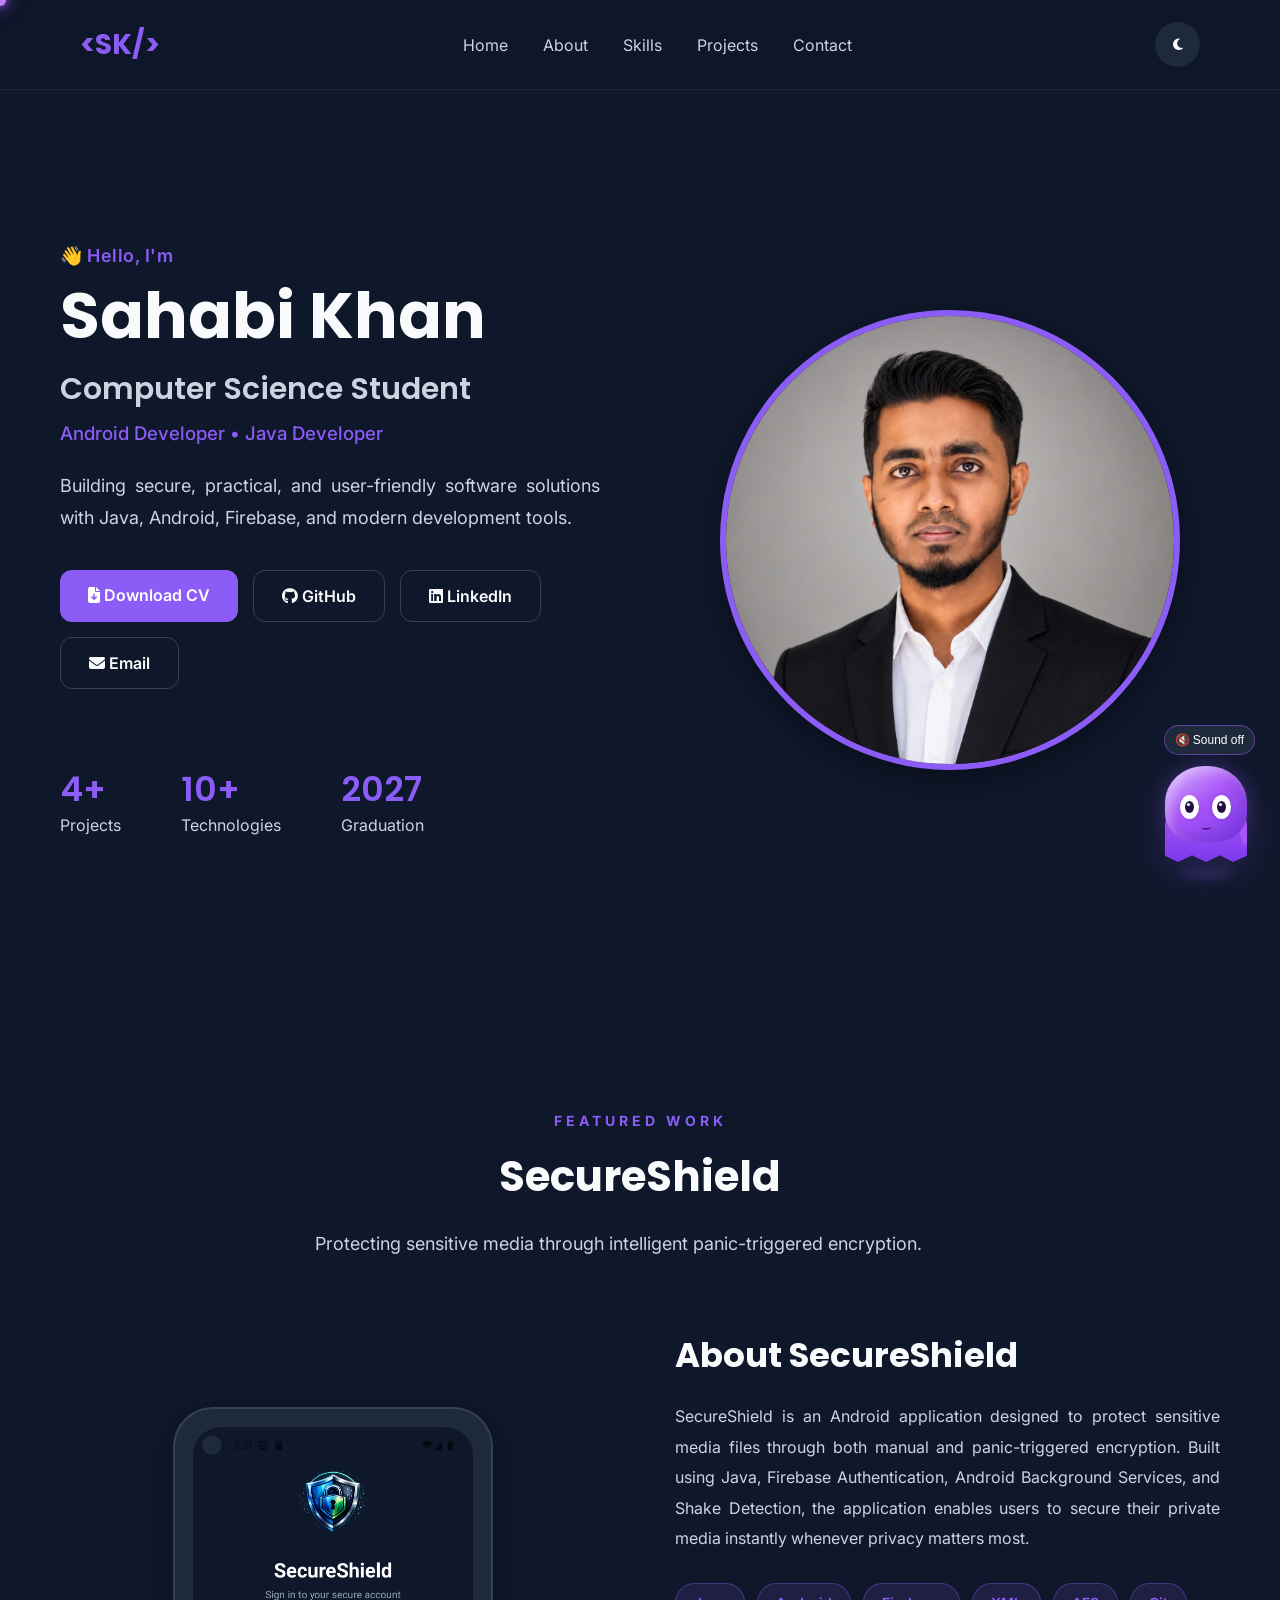
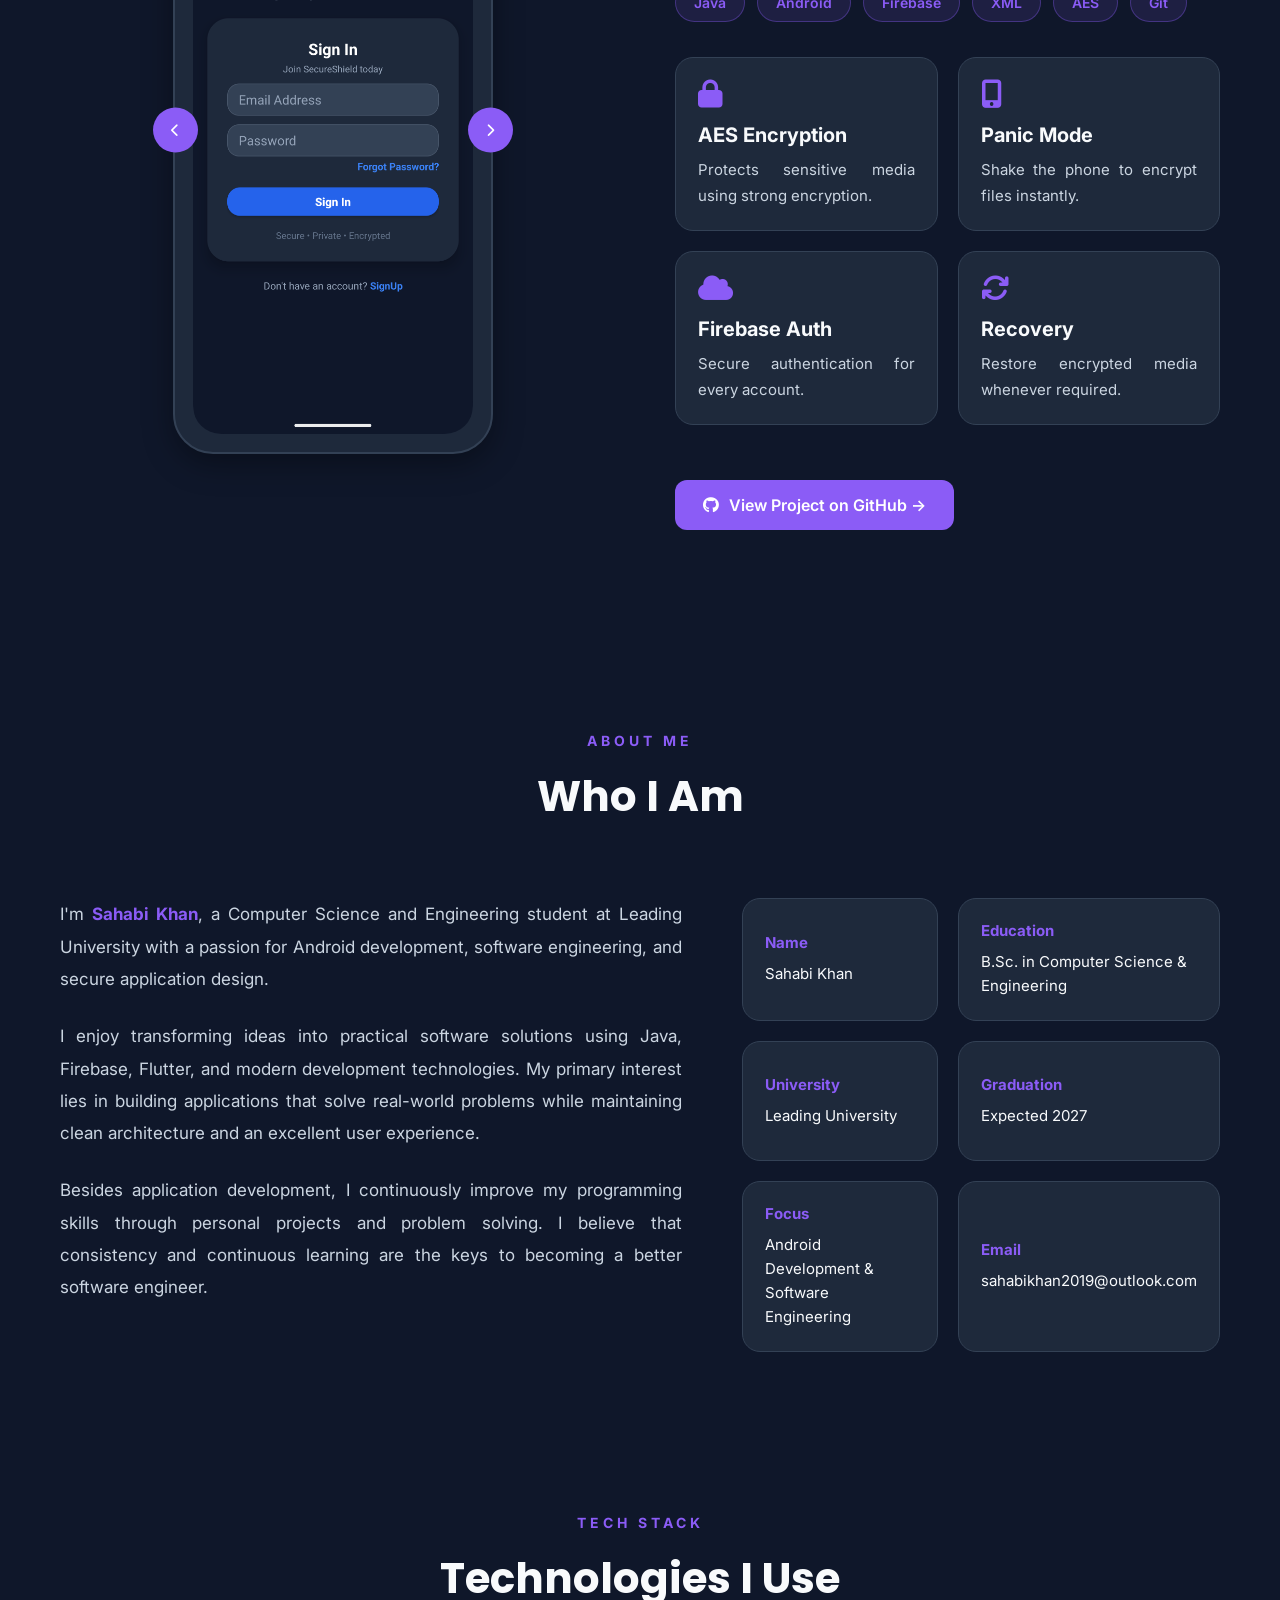
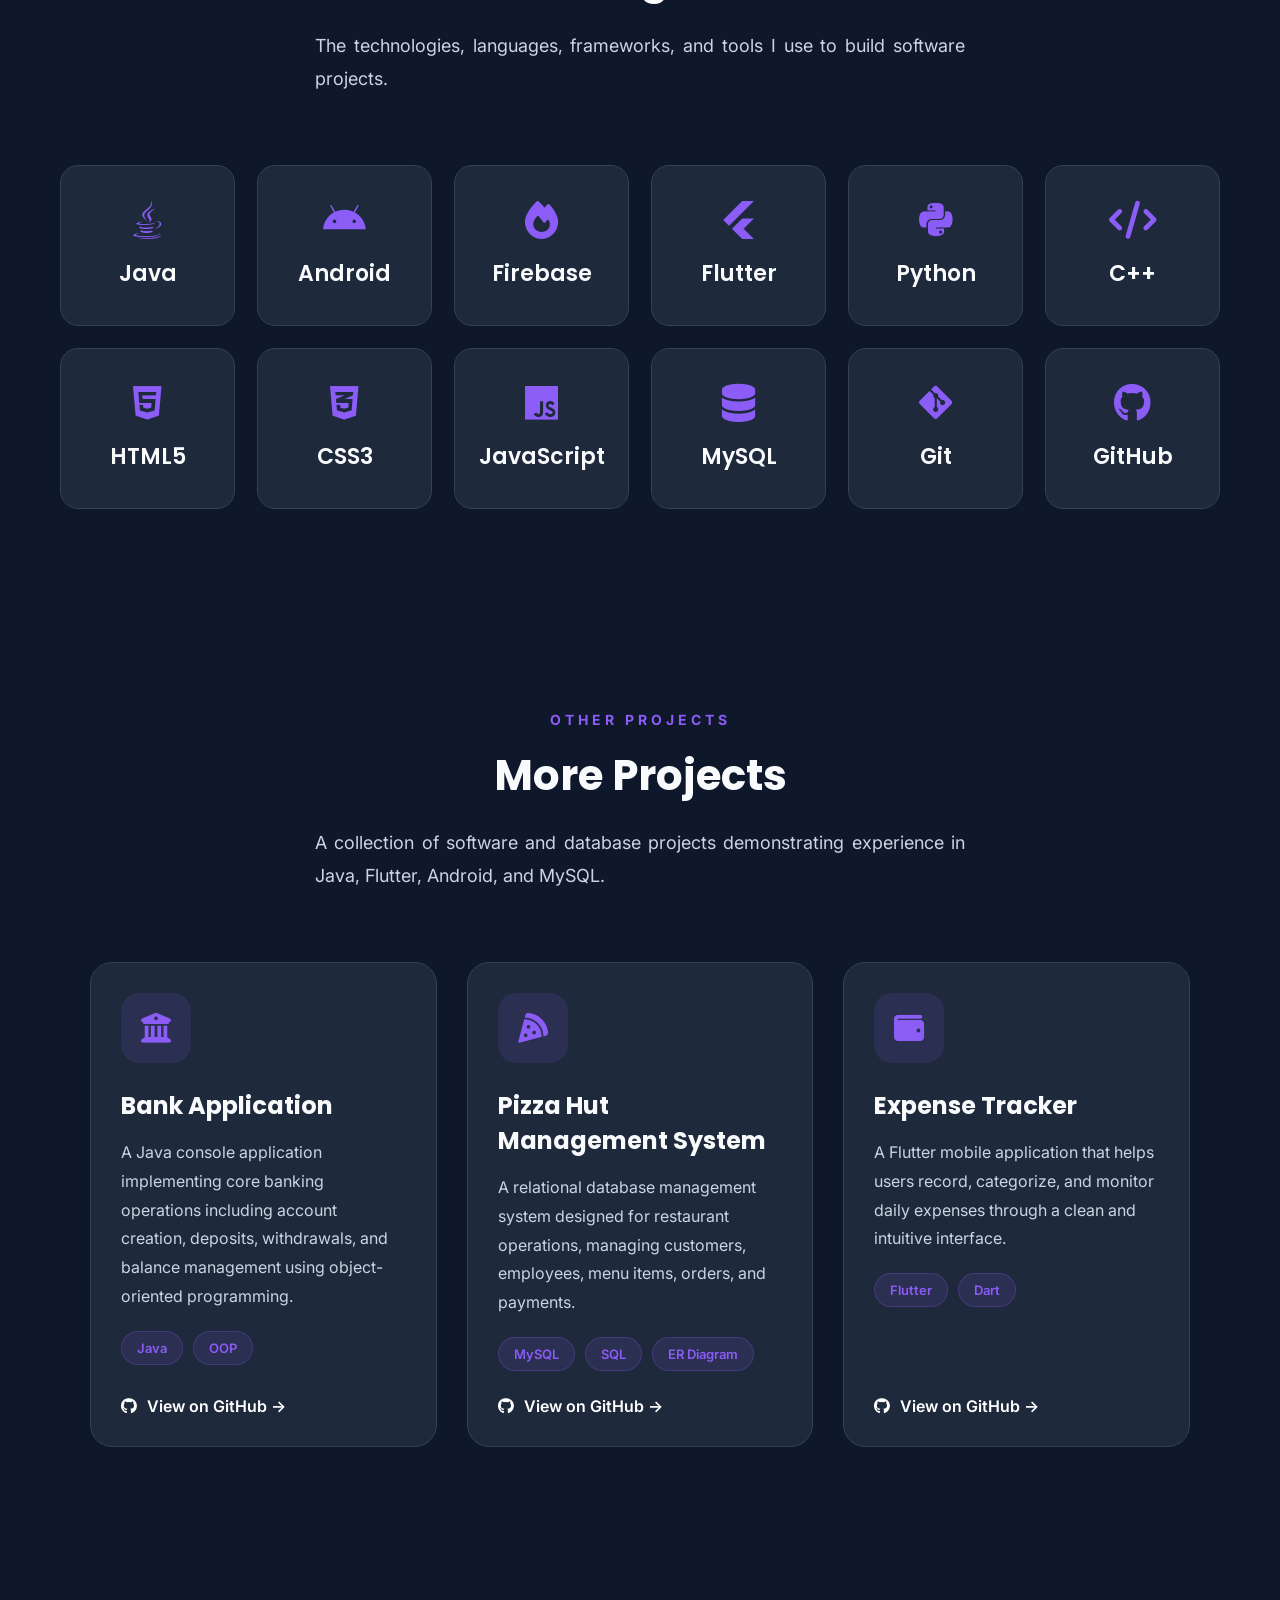
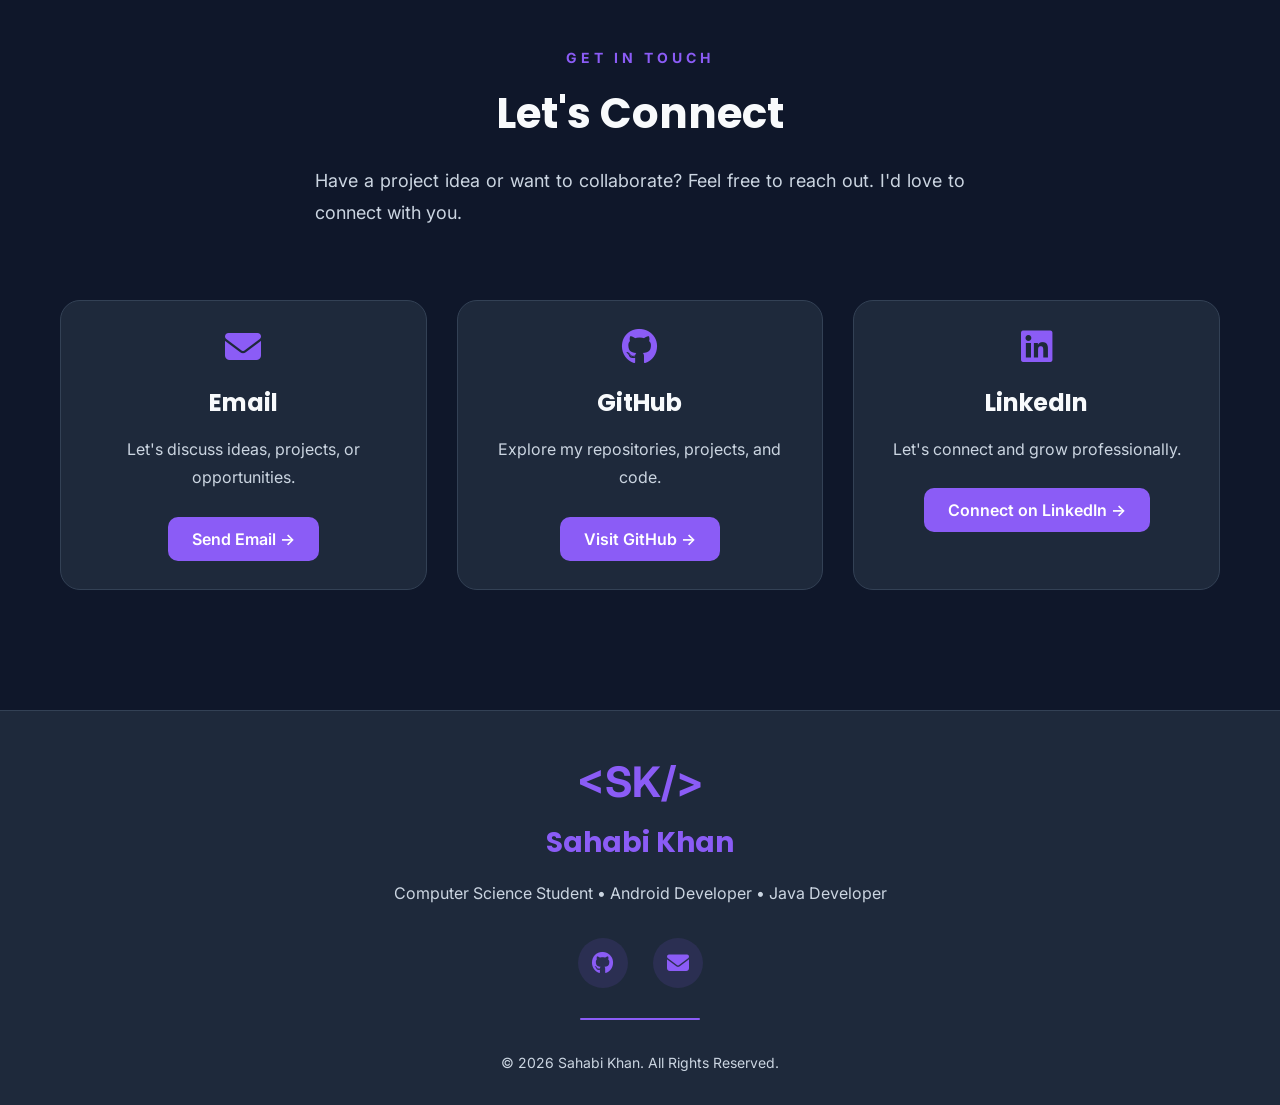
<file: index.html>
<!DOCTYPE html>
<html lang="en">

<head>

    <meta charset="UTF-8">

    <meta name="viewport" content="width=device-width, initial-scale=1.0">

    <meta name="description" content="Explore Sahabi Khan's portfolio, featuring Android development, Java, Flutter, software projects, technical skills, and experience as a CSE student at Leading University.">

    <meta name="keywords"
        content="Sahabi Khan, Android Developer, Java Developer, Portfolio, Computer Science, Firebase, Flutter, GitHub">

    <meta name="author" content="Sahabi Khan">

    <meta name="theme-color" content="#8B5CF6">

    <!-- Open Graph -->

    <meta property="og:title" content="Sahabi Khan | CSE Student & Software Developer">

    <meta property="og:description"
      content="Computer Science Student specializing in Android Development, Java, Flutter, Firebase, and Software Engineering.">

    <meta property="og:type" content="website">

    <meta property="og:image" content="profile.png">

    <!-- Twitter -->

    <meta name="twitter:card" content="summary_large_image">

    <meta name="twitter:title" content="Sahabi Khan | CSE Student & Software Developer">

    <meta name="twitter:description"
      content="Computer Science Student specializing in Android Development, Java, Flutter, Firebase, and Software Engineering.">

    <meta name="twitter:image" content="profile.png">

    <title>Sahabi Khan | CSE Student & Software Developer</title>

    <link rel="icon" type="image/png" href="profile.png">

    <!-- Google Fonts -->

    <link rel="preconnect" href="https://fonts.googleapis.com">

    <link rel="preconnect" href="https://fonts.gstatic.com" crossorigin>

    <link href="https://fonts.googleapis.com/css2?family=Inter:wght@300;400;500;600;700&family=Poppins:wght@400;500;600;700;800&display=swap" rel="stylesheet">

    <!-- Font Awesome -->

    <link rel="stylesheet"
        href="https://cdnjs.cloudflare.com/ajax/libs/font-awesome/6.7.2/css/all.min.css">

    <link rel="stylesheet" href="style.css">

</head>

<body>
    <!-- ================= NAVBAR ================= -->

    <header>

        <nav class="navbar">

            <div class="logo">
                &lt;SK/&gt;
            </div>

            <ul class="nav-links">

                <li><a href="#home">Home</a></li>

                <li><a href="#about">About</a></li>

                <li><a href="#skills">Skills</a></li>

                <li><a href="#projects">Projects</a></li>

                <li><a href="#contact">Contact</a></li>

            </ul>

            <button id="theme-toggle">

                <i class="fa-solid fa-moon"></i>

            </button>

        </nav>

    </header>

    <!-- ================= HERO ================= -->

    <section id="home" class="hero">

        <div class="hero-left">

            <span class="hello">

                👋 Hello, I'm

            </span>

            <h1>

                Sahabi Khan

            </h1>

            <h2>

                Computer Science Student

            </h2>

            <h3>

                Android Developer • Java Developer

            </h3>

            <p>

                Building secure, practical, and user-friendly software solutions
                with Java, Android, Firebase, and modern development tools.

            </p>

            <div class="buttons">

                <a href="Sahabi_Khan_CV.pdf"
                   class="btn primary"
                   download="Sahabi_Khan_CV.pdf">
                    <i class="fa-solid fa-file-arrow-down"></i>
                    Download CV
                </a>

                <a href="https://github.com/Sahabi80"

                    target="_blank"

                    class="btn secondary">

                    <i class="fa-brands fa-github"></i>

                    GitHub

                </a>

                <a href="https://www.linkedin.com/in/sahabi-khan-3a2555424/" target="_blank" class="btn secondary">
                    <i class="fab fa-linkedin"></i> LinkedIn
                </a>

                <a href="mailto:sahabikhan2019@outlook.com"

                    class="btn secondary">

                    <i class="fa-solid fa-envelope"></i>

                    Email

                </a>

            </div>

            <div class="stats">

                <div class="stat">

                    <h2>4+</h2>

                    <span>Projects</span>

                </div>

                <div class="stat">

                    <h2>10+</h2>

                    <span>Technologies</span>

                </div>

                <div class="stat">

                    <h2>2027</h2>

                    <span>Graduation</span>

                </div>

            </div>

        </div>

        <div class="hero-right">

            <img src="MyPhoto.png"

                alt="Sahabi Khan">

        </div>

    </section>


<!-- ================= FEATURED WORK ================= -->

<section id="featured" class="featured">

    <div class="section-title">

        <span>FEATURED WORK</span>

        <h2>SecureShield</h2>

        <p>
            Protecting sensitive media through intelligent
            panic-triggered encryption.
        </p>

    </div>

    <div class="featured-container">

        <!-- Phone Preview -->

        <div class="phone-side">

            <div class="phone">

                <button class="slide-btn left" id="prevSlide">
                    <i class="fa-solid fa-chevron-left"></i>
                </button>

                <img
                    id="phone-image"
                    src="assets/screenshots/secureshield-sign-in.png"
                    alt="SecureShield">

                <button class="slide-btn right" id="nextSlide">
                    <i class="fa-solid fa-chevron-right"></i>
                </button>

            </div>

        </div>

        <!-- Project Details -->

        <div class="featured-content">

            <h3>About SecureShield</h3>

            <p>

                SecureShield is an Android application designed to
                protect sensitive media files through both manual
                and panic-triggered encryption.

                Built using Java, Firebase Authentication,
                Android Background Services, and Shake Detection,
                the application enables users to secure their
                private media instantly whenever privacy matters most.

            </p>

            <!-- Technologies -->

            <div class="tech-stack">

                <span>Java</span>

                <span>Android</span>

                <span>Firebase</span>

                <span>XML</span>

                <span>AES</span>

                <span>Git</span>

            </div>

            <!-- Features -->

            <div class="feature-grid">

                <div class="feature-card">

                    <i class="fa-solid fa-lock"></i>

                    <h4>AES Encryption</h4>

                    <p>
                        Protects sensitive media
                        using strong encryption.
                    </p>

                </div>

                <div class="feature-card">

                    <i class="fa-solid fa-mobile-screen-button"></i>

                    <h4>Panic Mode</h4>

                    <p>
                        Shake the phone to
                        encrypt files instantly.
                    </p>

                </div>

                <div class="feature-card">

                    <i class="fa-solid fa-cloud"></i>

                    <h4>Firebase Auth</h4>

                    <p>
                        Secure authentication
                        for every account.
                    </p>

                </div>

                <div class="feature-card">

                    <i class="fa-solid fa-arrows-rotate"></i>

                    <h4>Recovery</h4>

                    <p>
                        Restore encrypted media
                        whenever required.
                    </p>

                </div>

            </div>

            <a href="https://github.com/Sahabi80/SecureShield"
               target="_blank"
               class="project-btn">

                <i class="fa-brands fa-github"></i>

                View Project on GitHub →

            </a>

        </div>

    </div>

</section>

<!-- ================= ABOUT ================= -->

<section id="about" class="about">

    <div class="section-title">

        <span>ABOUT ME</span>

        <h2>Who I Am</h2>

    </div>

    <div class="about-container">

        <div class="about-text">

            <p>

                I'm <strong>Sahabi Khan</strong>, a Computer Science and Engineering
                student at Leading University with a passion for Android development,
                software engineering, and secure application design.

            </p>

            <p>

                I enjoy transforming ideas into practical software solutions using
                Java, Firebase, Flutter, and modern development technologies.
                My primary interest lies in building applications that solve
                real-world problems while maintaining clean architecture and
                an excellent user experience.

            </p>

            <p>

                Besides application development, I continuously improve my
                programming skills through personal projects and problem solving.
                I believe that consistency and continuous learning are the keys
                to becoming a better software engineer.

            </p>

        </div>

        <div class="about-info">

            <div class="info-card">

                <h4>Name</h4>

                <p>Sahabi Khan</p>

            </div>

            <div class="info-card">

                <h4>Education</h4>

                <p>B.Sc. in Computer Science & Engineering</p>

            </div>

            <div class="info-card">

                <h4>University</h4>

                <p>Leading University</p>

            </div>

            <div class="info-card">

                <h4>Graduation</h4>

                <p>Expected 2027</p>

            </div>

            <div class="info-card">

                <h4>Focus</h4>

                <p>Android Development & Software Engineering</p>

            </div>

            <div class="info-card">

                <h4>Email</h4>

                <p>sahabikhan2019@outlook.com</p>

            </div>

        </div>

    </div>

</section>

<!-- ================= TECH STACK ================= -->

<section id="skills" class="skills">

    <div class="section-title">

        <span>TECH STACK</span>

        <h2>Technologies I Use</h2>

        <p>
            The technologies, languages, frameworks, and tools I use
            to build software projects.
        </p>

    </div>

    <div class="skills-grid">

        <div class="skill-card">

            <i class="fa-brands fa-java"></i>

            <h3>Java</h3>
            
        </div>

        <div class="skill-card">

            <i class="fa-brands fa-android"></i>

            <h3>Android</h3>

        </div>

        <div class="skill-card">

            <i class="fa-solid fa-fire"></i>

            <h3>Firebase</h3>

        </div>

        <div class="skill-card">

            <i class="fa-brands fa-flutter"></i>

            <h3>Flutter</h3>

        </div>

        <div class="skill-card">

            <i class="fa-brands fa-python"></i>

            <h3>Python</h3>

        </div>

        <div class="skill-card">

            <i class="fa-solid fa-code"></i>

            <h3>C++</h3>

        </div>

        <div class="skill-card">

            <i class="fa-brands fa-html5"></i>

            <h3>HTML5</h3>

        </div>

        <div class="skill-card">

            <i class="fa-brands fa-css3-alt"></i>

            <h3>CSS3</h3>

        </div>

        <div class="skill-card">

            <i class="fa-brands fa-js"></i>

            <h3>JavaScript</h3>

        </div>

        <div class="skill-card">

            <i class="fa-solid fa-database"></i>

            <h3>MySQL</h3>

        </div>

        <div class="skill-card">

            <i class="fa-brands fa-git-alt"></i>

            <h3>Git</h3>

        </div>

        <div class="skill-card">

            <i class="fa-brands fa-github"></i>

            <h3>GitHub</h3>

        </div>

    </div>

</section>

<!-- ================= OTHER PROJECTS ================= -->

<section id="projects" class="projects-section">

    <div class="section-title">

        <span>OTHER PROJECTS</span>

        <h2>More Projects</h2>

        <p>
            A collection of software and database projects demonstrating
            experience in Java, Flutter, Android, and MySQL.
        </p>

    </div>

    <div class="projects-grid">

        <!-- Bank Application -->

        <div class="project-card">

            <div class="project-icon">

                <i class="fa-solid fa-building-columns"></i>

            </div>

            <h3>Bank Application</h3>

            <p>

                A Java console application implementing core banking
                operations including account creation, deposits,
                withdrawals, and balance management using
                object-oriented programming.

            </p>

            <div class="project-tech">

                <span>Java</span>

                <span>OOP</span>

            </div>

            <a href="https://github.com/Sahabi80/Bank_Application"

                target="_blank"

                class="project-link">

                <i class="fa-brands fa-github"></i>

                View on GitHub →

            </a>

        </div>

        <!-- Pizza Hut -->

        <div class="project-card">

            <div class="project-icon">

                <i class="fa-solid fa-pizza-slice"></i>

            </div>

            <h3>Pizza Hut Management System</h3>

            <p>

                A relational database management system designed for
                restaurant operations, managing customers, employees,
                menu items, orders, and payments.

            </p>

            <div class="project-tech">

                <span>MySQL</span>

                <span>SQL</span>

                <span>ER Diagram</span>

            </div>

            <a href="https://github.com/Sahabi80/Pizza-Hut-Management-System"

                target="_blank"

                class="project-link">

                <i class="fa-brands fa-github"></i>

                View on GitHub →

            </a>

        </div>

        <!-- Expense Tracker -->

        <div class="project-card">

            <div class="project-icon">

                <i class="fa-solid fa-wallet"></i>

            </div>

            <h3>Expense Tracker</h3>

            <p>

                A Flutter mobile application that helps users record,
                categorize, and monitor daily expenses through
                a clean and intuitive interface.

            </p>

            <div class="project-tech">

                <span>Flutter</span>

                <span>Dart</span>

            </div>

            <a href="https://github.com/Sahabi80/expense-tracker-flutter"

                target="_blank"

                class="project-link">

                <i class="fa-brands fa-github"></i>

                View on GitHub →

            </a>

        </div>

    </div>

</section>
    
<!-- ================= CONTACT ================= -->

<section id="contact" class="contact">

    <div class="section-title">

        <span>GET IN TOUCH</span>

        <h2>Let's Connect</h2>

        <p>
            Have a project idea or want to collaborate?
            Feel free to reach out. I'd love to connect with you.
        </p>

    </div>

    <div class="contact-container">

        <!-- Email -->
        <div class="contact-card">

            <i class="fa-solid fa-envelope"></i>

            <h3>Email</h3>

            <p>
                Let's discuss ideas, projects, or opportunities.
            </p>

            <a href="mailto:sahabikhan2019@outlook.com">
                Send Email →
            </a>

        </div>

        <!-- GitHub -->
        <div class="contact-card">

            <i class="fa-brands fa-github"></i>

            <h3>GitHub</h3>

            <p>
                Explore my repositories, projects, and code.
            </p>

            <a href="https://github.com/Sahabi80"
               target="_blank"
               rel="noopener noreferrer">
                Visit GitHub →
            </a>

        </div>

        <!-- LinkedIn -->
        <div class="contact-card">

            <i class="fa-brands fa-linkedin"></i>

            <h3>LinkedIn</h3>

            <p>
                Let's connect and grow professionally.
            </p>

            <a href="https://www.linkedin.com/in/sahabi-khan-3a2555424/"
               target="_blank"
               rel="noopener noreferrer">
                Connect on LinkedIn →
            </a>

        </div>

    </div>

</section>
    
<!-- ================= FOOTER ================= -->

<footer class="footer">

    <div class="footer-content">

        <div class="footer-logo">&lt;SK/&gt;</div>

        <h3>Sahabi Khan</h3>

        <p>
            Computer Science Student • Android Developer • Java Developer
        </p>

        <div class="footer-links">

            <a href="https://github.com/Sahabi80" target="_blank">
                <i class="fa-brands fa-github"></i>
            </a>

            <a href="mailto:sahabikhan2019@outlook.com">
                <i class="fa-solid fa-envelope"></i>
            </a>

        </div>

        <div class="footer-line"></div>

        <p class="copyright">
            © 2026 Sahabi Khan. All Rights Reserved.
        </p>

    </div>

</footer>

<script src="script.js"></script>

</body>

</html>
</file>
<file: style.css>
/* ===========================
   Google Font Variables
=========================== */

:root{

    --bg:#0F172A;
    --card:#1E293B;
    --primary:#8B5CF6;
    --primary-hover:#A855F7;

    --text:#F8FAFC;
    --secondary:#CBD5E1;

    --border:#334155;

    --shadow:0 10px 30px rgba(0,0,0,.35);

}

/* ===========================
        Reset
=========================== */

*{

    margin:0;
    padding:0;
    box-sizing:border-box;

}

html{

    scroll-behavior:smooth;

}

body{

    font-family:'Inter',sans-serif;

    background:var(--bg);

    color:var(--text);

}

/* ===========================
        Navbar
=========================== */

header{

    position:sticky;

    top:0;

    z-index:1000;

    backdrop-filter:blur(12px);

    background:rgba(15,23,42,.85);

    border-bottom:1px solid rgba(255,255,255,.06);

}

.navbar{

    max-width:1200px;

    margin:auto;

    display:flex;

    justify-content:space-between;

    align-items:center;

    padding:22px 40px;

}

.logo{

    font-family:'Poppins',sans-serif;

    font-size:28px;

    font-weight:700;

    color:var(--primary);

}

.nav-links{

    display:flex;

    list-style:none;

    gap:35px;

}

.nav-links a{

    text-decoration:none;

    color:var(--secondary);

    transition:.3s;

}

.nav-links a:hover{

    color:var(--primary);

}

#theme-toggle{

    width:45px;

    height:45px;

    border:none;

    border-radius:50%;

    background:var(--card);

    color:var(--text);

    cursor:pointer;

    transition:.3s;

}

#theme-toggle:hover{

    background:var(--primary);

    color:white;
}

/* ===========================
        Hero
=========================== */

.hero{

    max-width:1200px;

    margin:auto;

    min-height:100vh;

    display:flex;

    justify-content:space-between;

    align-items:center;

    gap:80px;

    padding:60px 20px;

}

.hero-left{

    flex:1;

}

.hero-right{

    flex:1;

    display:flex;

    justify-content:center;

    align-items:center;

}

.hero-right img{

    width:460px;

    height:460px;

    object-fit:cover;

    object-position:center 12%;

    border-radius:50%;

    border:6px solid var(--primary);

    box-shadow:var(--shadow);

    transition:transform .4s ease, box-shadow .4s ease;

    display:block;

}

.hero-right img:hover{

    transform:scale(1.04);

    box-shadow:0 15px 35px rgba(0,0,0,.45);

}

.hello{

    color:var(--primary);

    font-weight:600;

    font-size:18px;

    letter-spacing:.5px;

}

.hero h1{

    margin-top:15px;

    font-family:'Poppins',sans-serif;

    font-size:64px;

    line-height:1.1;

}

.hero h2{

    margin-top:15px;

    font-size:30px;

    color:var(--secondary);

    font-weight:600;

}

.hero h3{

    margin-top:10px;

    color:var(--primary);

    font-weight:500;

}

.hero p{

    margin-top:25px;

    max-width:620px;

    color:var(--secondary);

    line-height:1.8;

    font-size:18px;

    text-align:justify;

    text-justify:inter-word;

}

/* ===========================
        Buttons
=========================== */

.buttons{

    margin-top:35px;

    display:flex;

    flex-wrap:wrap;

    gap:15px;

}

.btn{

    text-decoration:none;

    padding:15px 28px;

    border-radius:12px;

    font-weight:600;

    transition:all .3s ease;

}

.btn:hover{

    transform:translateY(-3px);

}

.primary{

    background:var(--primary);

    color:white;

}

.primary:hover{

    background:var(--primary-hover);

    box-shadow:0 10px 25px rgba(139,92,246,.35);

}

.secondary{

    border:1px solid var(--border);

    color:var(--text);

    background:transparent;

}

.secondary:hover{

    border-color:var(--primary);

    background:rgba(139,92,246,.08);

    color:var(--primary);

}

/* ===========================
        Stats
=========================== */

.stats{

    display:flex;

    gap:60px;

    margin-top:60px;

}

.stat h2{

    font-size:34px;

    color:var(--primary);

}

.stat span{

    color:var(--secondary);

}

/* ===========================
        Sections
=========================== */

section{

    max-width:1200px;

    margin:auto;

    padding:100px 20px;

}

section h2{

    font-family:'Poppins',sans-serif;

    font-size:42px;

}

/* ===========================
        Responsive
=========================== */

@media(max-width:900px){

.hero{

flex-direction:column-reverse;

text-align:center;

}

.hero-right img{

width:280px;

height:280px;

}

.hero h1{

font-size:48px;

}

.buttons{

justify-content:center;

}

.stats{

justify-content:center;

}

.nav-links{

display:none;

}

}


/* =====================================
        Light Mode
===================================== */

body{
    transition: background .35s ease,color .35s ease;
}

body.light-mode{

    --bg:#F8FAFC;
    --card:#FFFFFF;
    --text:#0F172A;
    --secondary:#475569;
    --border:#CBD5E1;

}

/* =====================================
        Scroll Animation
===================================== */

.hidden{

    opacity:0;
    transform:translateY(40px);
    transition:opacity .8s ease, transform .8s ease;

}

.show{

    opacity:1;
    transform:translateY(0);

}


/* ===========================
      Featured Work
=========================== */

.featured{

    max-width:1200px;

    margin:auto;

    padding:120px 20px;

}

.section-title{

    text-align:center;

    margin-bottom:70px;

}

.section-title span{

    color:var(--primary);

    font-size:14px;

    font-weight:700;

    letter-spacing:4px;

    text-transform:uppercase;

}

.section-title h2{

    margin-top:15px;

    font-family:'Poppins',sans-serif;

    font-size:42px;

}

.section-title p{

    margin:20px auto 0;

    max-width:650px;

    color:var(--secondary);

    line-height:1.8;

    font-size:18px;
   
    text-align:justify;
   
    text-justify:inter-word;

}

.featured-container{

    display:flex;

    align-items:center;

    justify-content:space-between;

    gap:70px;

}

.phone-side{

    flex:1;

    display:flex;

    justify-content:center;

}

.phone{

    width:320px;

    background:var(--card);

    border-radius:40px;

    padding:18px;

    box-shadow:var(--shadow);

    border:2px solid var(--border);

    position:relative;

}

.phone img{

    width:100%;

    border-radius:28px;

    display:block;

}

.slide-btn{

    position:absolute;

    top:50%;

    transform:translateY(-50%);

    width:45px;

    height:45px;

    border:none;

    border-radius:50%;

    background:var(--primary);

    color:#fff;

    cursor:pointer;

    transition:.3s;

    z-index:5;

}

.slide-btn:hover{

    background:var(--primary-hover);

    transform:translateY(-50%) scale(1.08);

}

.slide-btn.left{

    left:-22px;

}

.slide-btn.right{

    right:-22px;

}

.featured-content{

    flex:1;

}

.featured-content h3{

    font-size:34px;

    margin-bottom:20px;

    font-family:'Poppins',sans-serif;

}

.featured-content p{

    color:var(--secondary);

    line-height:1.9;

    margin-bottom:30px;

    text-align:justify;

    text-justify:inter-word;

}


/* ===========================
      Tech Stack Badges
=========================== */

.tech-stack{

    display:flex;

    flex-wrap:wrap;

    gap:12px;

    margin-bottom:35px;

}

.tech-stack span{

    background:rgba(139,92,246,.12);

    color:var(--primary);

    border:1px solid rgba(139,92,246,.35);

    padding:10px 18px;

    border-radius:999px;

    font-size:14px;

    font-weight:600;

    transition:.3s;

}

.tech-stack span:hover{

    background:var(--primary);

    color:#fff;

    transform:translateY(-3px);

}

/* ===========================
      Feature Cards
=========================== */

.feature-grid{

    display:grid;

    grid-template-columns:repeat(2,1fr);

    gap:20px;

    margin:35px 0;

}

.feature-card{

    background:var(--card);

    padding:22px;

    border-radius:18px;

    border:1px solid var(--border);

    transition:.35s;

}

.feature-card:hover{

    transform:translateY(-6px);

    border-color:var(--primary);

    box-shadow:0 15px 35px rgba(0,0,0,.25);

}

.feature-card i{

    font-size:28px;

    color:var(--primary);

    margin-bottom:15px;

}

.feature-card h4{

    margin-bottom:10px;

    font-size:20px;

}

.feature-card p{

    margin:0;

    line-height:1.7;

    font-size:15px;

}

/* ===========================
      GitHub Button
=========================== */

.project-btn{

    display:inline-flex;

    align-items:center;

    gap:10px;

    margin-top:20px;

    padding:15px 28px;

    background:var(--primary);

    color:#fff;

    text-decoration:none;

    border-radius:12px;

    font-weight:600;

    transition:.3s;

}

.project-btn:hover{

    background:var(--primary-hover);

    transform:translateY(-3px);

    box-shadow:0 10px 25px rgba(139,92,246,.35);

}

/* ===========================
      Responsive
=========================== */

@media(max-width:900px){

    .featured-container{

        flex-direction:column;

    }

    .feature-grid{

        grid-template-columns:1fr;

    }

    .phone{

        width:280px;

    }

}


/* ===========================
      Other Projects
=========================== */

.projects-section{

    max-width:1200px;

    margin:auto;

    padding:120px 20px;

}

.projects-grid{

    display:grid;

    grid-template-columns:repeat(3,1fr);

    gap:30px;

    max-width:1100px;

    margin:60px auto 0;

}

.project-card{

    background:var(--card);

    border:1px solid var(--border);

    border-radius:22px;

    padding:30px;

    transition:all .35s ease;

    display:flex;

    flex-direction:column;

    min-height:480px;

    justify-content:flex-start;

}

.project-card:hover{

    transform:translateY(-8px);

    border-color:var(--primary);

    box-shadow:0 15px 35px rgba(0,0,0,.30);

}

.project-icon{

    width:70px;

    height:70px;

    display:flex;

    align-items:center;

    justify-content:center;

    border-radius:18px;

    background:rgba(139,92,246,.12);

    color:var(--primary);

    font-size:30px;

    margin-bottom:25px;

}

.project-card h3{

    font-family:'Poppins',sans-serif;

    font-size:24px;

    margin-bottom:15px;

}

.project-card p{

    color:var(--secondary);

    line-height:1.8;

    margin-bottom:0;

}

.project-tech{

    display:flex;

    flex-wrap:wrap;

    gap:10px;

    margin-top:20px;

    margin-bottom:25px;

}

.project-tech span{

    background:rgba(139,92,246,.12);

    color:var(--primary);

    border:1px solid rgba(139,92,246,.25);

    padding:8px 15px;

    border-radius:999px;

    font-size:13px;

    font-weight:600;

    transition:.3s;

}

.project-tech span:hover{

    background:var(--primary);

    color:#fff;

}

.project-link{

    display:inline-flex;

    align-items:center;

    gap:10px;

    margin-top:auto;

    color:#fff;

    text-decoration:none;

    font-weight:600;

    transition:.3s;

}

.project-link:hover{

    color:var(--primary);

    transform:translateX(6px);

}

@media(max-width:768px){

    .projects-grid{

        grid-template-columns:1fr;

    }

}

/* ===========================
        About
=========================== */

.about{

    max-width:1200px;

    margin:auto;

    padding:80px 20px;

}

.about-container{

    display:grid;

    grid-template-columns:1.3fr 1fr;

    gap:60px;

    align-items:start;

    margin-top:60px;

}

.about-text p{

    color:var(--secondary);

    line-height:1.9;

    font-size:17px;

    margin-bottom:25px;

    text-align:justify;

}

.about-text strong{

    color:var(--primary);

}

.about-info{

    display:grid;

    grid-template-columns:1fr 1fr;

    gap:20px;

}

.info-card{

    background:var(--card);

    border:1px solid var(--border);

    border-radius:18px;

    padding:22px;

    transition:.35s ease;

    display:flex;

    flex-direction:column;

    justify-content:center;

    min-height:120px;

}

.info-card:hover{

    transform:translateY(-6px);

    border-color:var(--primary);

    box-shadow:0 15px 35px rgba(0,0,0,.25);

}

.info-card h4{

    color:var(--primary);

    font-size:15px;

    margin-bottom:10px;

}

.info-card p{

    color:var(--text);

    font-size:15px;

    line-height:1.6;

}

@media(max-width:900px){

    .about-container{

        grid-template-columns:1fr;

        gap:40px;

    }

    .about-info{

        grid-template-columns:1fr;

    }

}

/* ===========================
        Tech Stack
=========================== */

.skills{

    max-width:1200px;

    margin:auto;

    padding:80px 20px;

}

.skills-grid{

    display:grid;

    grid-template-columns:repeat(auto-fit,minmax(170px,1fr));

    gap:22px;

    margin-top:60px;

}

.skill-card{

    background:var(--card);

    border:1px solid var(--border);

    border-radius:18px;

    padding:35px 20px;

    text-align:center;

    transition:
       transform .35s ease,
       box-shadow .35s ease,
       border-color .35s ease;
   

    display:flex;

    flex-direction:column;

    justify-content:center;

    align-items:center;

    min-height:150px;

    cursor:default;

}

.skill-card:hover{

    transform:translateY(-8px) scale(1.03);

    border-color:var(--primary);

    box-shadow:
    0 0 25px rgba(139,92,246,.20),
    0 18px 40px rgba(139,92,246,.25);

}

.skill-card i{

    font-size:38px;

    color:var(--primary);

    margin-bottom:18px;

    transition:.3s;

}

.skill-card:hover i{

    transform:scale(1.15);

}

.skill-card h3{

    font-family:'Poppins',sans-serif;

    font-size:22px;

    font-weight:600;

    margin:0;

    transition:.3s;

}

.skill-card:hover h3{

    color:var(--primary);

}

@media(max-width:768px){

    .skills-grid{

        grid-template-columns:repeat(2,1fr);

    }

}

@media(max-width:480px){

    .skills-grid{

        grid-template-columns:1fr;

    }

}

/* ===========================
        Contact
=========================== */

.contact{

    max-width:1200px;

    margin:auto;

    padding:80px 20px 120px;

}

.contact-container{

    display:grid;

    grid-template-columns:repeat(auto-fit,minmax(300px,1fr));

    gap:30px;

    margin-top:60px;

}

.contact-card{

    background:var(--card);

    border:1px solid var(--border);

    border-radius:20px;

    padding:28px 25px;

    text-align:center;

    transition:all .35s ease;

}

.contact-card:hover{

    transform:translateY(-8px);

    border-color:var(--primary);

    box-shadow:0 15px 35px rgba(0,0,0,.30);

}

.contact-card i{

    font-size:36px;

    color:var(--primary);

    margin-bottom:20px;

}

.contact-card h3{

    font-family:'Poppins',sans-serif;

    font-size:24px;

    margin-bottom:15px;

}

.contact-card p{

    color:var(--secondary);

    line-height:1.8;

    margin-bottom:25px;

}

.contact-card a{

    display:inline-block;

    padding:12px 24px;

    border-radius:10px;

    background:var(--primary);

    color:#fff;

    text-decoration:none;

    font-weight:600;

    transition:.3s;

}

.contact-card a:hover{

    background:var(--primary-hover);

    transform:translateY(-3px);

}

@media(max-width:768px){

    .contact-container{

        grid-template-columns:1fr;

    }

}

/* ===========================
        Footer
=========================== */

.footer{

    background:var(--card);

    border-top:1px solid var(--border);

    padding:45px 20px 30px;

    text-align:center;

}

.footer-content{

    max-width:1200px;

    margin:auto;

}

.footer h3{

    font-family:'Poppins',sans-serif;

    font-size:28px;

    color:var(--primary);

    margin-bottom:15px;

}

.footer p{

    color:var(--secondary);

    line-height:1.8;

}

.footer-links{

    display:flex;

    justify-content:center;

    gap:25px;

    margin:30px 0;

}

.footer-links a{

    width:50px;

    height:50px;

    display:flex;

    align-items:center;

    justify-content:center;

    border-radius:50%;

    background:rgba(139,92,246,.12);

    color:var(--primary);

    text-decoration:none;

    font-size:22px;

    transition:all .3s ease;

}

.footer-links a:hover{

    background:var(--primary);

    color:#fff;

    transform:translateY(-5px) scale(1.08);

    box-shadow:0 10px 25px rgba(139,92,246,.35);

}

.footer-line{

    width:120px;

    height:2px;

    background:var(--primary);

    margin:30px auto;

    border-radius:10px;

}

.footer-logo{

    font-size:42px;

    font-weight:700;

    color:var(--primary);

    margin-bottom:15px;

}

.copyright{

    font-size:14px;

    color:var(--secondary);

}

/* =====================================
        Responsive Design
===================================== */

@media (max-width:992px){

    .hero{

        flex-direction:column-reverse;

        text-align:center;

        gap:50px;

        min-height:auto;

        padding:140px 20px 80px;

    }

    .hero p{

        margin:auto;
        margin-top:25px;

    }

    .buttons{

        justify-content:center;

    }

    .stats{

        justify-content:center;

    }

    .featured-container,
    .about-container{

        grid-template-columns:1fr;

        gap:50px;

    }

    .projects-grid{

        grid-template-columns:1fr;

    }

    .skills-grid{

        grid-template-columns:repeat(2,1fr);

    }

    .contact-container{

        grid-template-columns:1fr;

    }

}

/* =====================================
               Mobile
===================================== */

@media (max-width:576px){

    h1{

        font-size:42px;

    }

    .hero h2{

        font-size:24px;

    }

    .hero-right img{

        width:180px;

        height:180px;

    }

    .skills-grid{

        grid-template-columns:1fr;

    }

    .section-title h2{

        font-size:40px;

    }

    .featured-card{

        padding:20px;

    }

    .buttons{

    flex-direction:column;

    align-items:center;

    width:100%;

}

.btn{

    width:100%;

    max-width:260px;

    text-align:center;

    }

}

/* =========================================
   Developer Terminal + Ghost Assistant
   ========================================= */

.dev-terminal-section {
    padding: 90px 8%;
}

.dev-terminal {
    width: 100%;
    max-width: 850px;
    margin: 35px auto 0;
    overflow: hidden;
    border: 1px solid rgba(168, 85, 247, .45);
    border-radius: 16px;
    background: #0b0b16;
    color: #e9ddff;
    font-family: Consolas, "Courier New", monospace;
    box-shadow:
        0 0 24px rgba(139, 92, 246, .12),
        inset 0 0 25px rgba(139, 92, 246, .035);
}

.dev-terminal-header {
    display: flex;
    align-items: center;
    gap: 14px;
    min-height: 48px;
    padding: 0 16px;
    border-bottom: 1px solid rgba(168, 85, 247, .2);
    background: rgba(139, 92, 246, .09);
}

.terminal-dots {
    display: flex;
    gap: 6px;
}

.terminal-dots span {
    width: 9px;
    height: 9px;
    border-radius: 50%;
    background: #a855f7;
}

.terminal-dots span:first-child { background: #fb7185; }
.terminal-dots span:nth-child(2) { background: #fbbf24; }
.terminal-dots span:nth-child(3) { background: #4ade80; }

.terminal-title {
    flex: 1;
    color: #c4b5fd;
    font-size: 12px;
}

.terminal-status {
    color: #86efac;
    font-size: 10px;
    letter-spacing: 1px;
}

.terminal-output {
    min-height: 190px;
    max-height: 320px;
    overflow-y: auto;
    padding: 18px;
    font-size: 13px;
    line-height: 1.7;
    overflow-wrap: anywhere;
}

.terminal-output p {
    margin: 0 0 8px;
}

.terminal-muted {
    color: #a78bfa;
}

.terminal-command-line {
    color: #c4b5fd;
}

.terminal-result {
    color: #ddd6fe;
}

.terminal-error {
    color: #fda4af;
}

.terminal-input-row {
    display: flex;
    align-items: center;
    gap: 10px;
    padding: 13px 16px;
    border-top: 1px solid rgba(168, 85, 247, .18);
}

.terminal-input-row label {
    color: #c084fc;
    font-size: 12px;
    white-space: nowrap;
}

.terminal-input-row input {
    flex: 1;
    width: 0;
    min-width: 0;
    border: none;
    outline: none;
    background: transparent;
    color: #fff;
    font: inherit;
    font-size: 13px;
}

.terminal-input-row input::placeholder {
    color: #81758f;
}

.terminal-input-row button {
    border: 0;
    border-radius: 7px;
    padding: 8px 11px;
    background: #7c3aed;
    color: #fff;
    cursor: pointer;
}

.terminal-hint {
    margin: 0;
    padding: 0 16px 16px;
    color: #9484ae;
    font: 11px/1.5 Consolas, monospace;
}

/* Ghost chat panel */

.ghost-chat-panel {
    position: fixed;
    right: 24px;
    bottom: 155px;
    z-index: 1001;
    display: flex;
    flex-direction: column;
    width: min(340px, calc(100vw - 28px));
    max-height: min(480px, calc(100dvh - 185px));
    overflow: hidden;
    border: 1px solid rgba(168, 85, 247, .45);
    border-radius: 18px;
    background: #111020;
    color: #f5f3ff;
    box-shadow: 0 15px 55px rgba(0, 0, 0, .4),
                0 0 25px rgba(139, 92, 246, .14);
    opacity: 0;
    visibility: hidden;
    pointer-events: none;
    transform: translateY(12px) scale(.98);
    transition: opacity .2s, transform .2s, visibility .2s;
}

.ghost-chat-panel.is-open {
    opacity: 1;
    visibility: visible;
    pointer-events: auto;
    transform: translateY(0) scale(1);
}

.ghost-chat-header {
    display: flex;
    align-items: center;
    gap: 10px;
    padding: 14px;
    border-bottom: 1px solid rgba(168, 85, 247, .22);
    background: rgba(139, 92, 246, .1);
}

.ghost-chat-avatar {
    display: grid;
    place-items: center;
    width: 36px;
    height: 36px;
    flex: 0 0 36px;
    border-radius: 50%;
    background: linear-gradient(135deg, #d8b4fe, #7c3aed);
    color: #fff;
    font-size: 19px;
}

.ghost-chat-identity {
    flex: 1;
    min-width: 0;
}

.ghost-chat-identity strong {
    display: block;
    font-size: 13px;
}

.ghost-chat-identity span {
    color: #c4b5fd;
    font-size: 11px;
}

.ghost-chat-close {
    border: 0;
    background: transparent;
    color: #ddd6fe;
    font-size: 22px;
    cursor: pointer;
}

.ghost-chat-messages {
    display: flex;
    flex-direction: column;
    gap: 12px;
    overflow-y: auto;
    padding: 16px;
}

.ghost-chat-message {
    align-self: flex-start;
    max-width: 94%;
    padding: 11px 13px;
    border: 1px solid rgba(168, 85, 247, .18);
    border-radius: 13px 13px 13px 4px;
    background: #211b35;
    color: #f3e8ff;
    font-size: 13px;
    line-height: 1.55;
    overflow-wrap: anywhere;
}

.ghost-chat-actions {
    display: grid;
    grid-template-columns: 1fr 1fr;
    gap: 8px;
    padding: 0 14px 14px;
}

.ghost-chat-action {
    min-height: 40px;
    border: 1px solid rgba(168, 85, 247, .35);
    border-radius: 10px;
    padding: 9px 8px;
    background: rgba(139, 92, 246, .1);
    color: #e9ddff;
    font-size: 12px;
    cursor: pointer;
    transition: background .2s, border-color .2s;
}

.ghost-chat-action:hover {
    border-color: #a855f7;
    background: rgba(139, 92, 246, .24);
}

.ghost-chat-action:focus-visible,
.ghost-chat-close:focus-visible {
    outline: 2px solid #c084fc;
    outline-offset: 3px;
}

@media (max-width: 576px) {
    .dev-terminal-section {
        padding: 65px 5%;
    }

    .dev-terminal-header {
        gap: 9px;
        padding: 0 11px;
    }

    .terminal-title {
        font-size: 10px;
    }

    .terminal-output {
        padding: 14px;
        font-size: 12px;
    }

    .terminal-input-row {
        gap: 7px;
        padding: 12px 10px;
    }

    .terminal-input-row label,
    .terminal-input-row input {
        font-size: 11px;
    }

    .terminal-hint {
        padding: 0 10px 13px;
        font-size: 10px;
    }

    .ghost-chat-panel {
        right: 12px;
        bottom: 112px;
        max-height: calc(100dvh - 140px);
    }
}

/* ==============================
   Neon Cursor
   ============================== */

@media (hover: hover) and (pointer: fine) {
    body,
    a,
    button,
    input,
    textarea {
        cursor: none;
    }

    .neon-cursor {
        position: fixed;
        top: 0;
        left: 0;
        width: 12px;
        height: 12px;
        border-radius: 50%;
        background: #c084fc;
        box-shadow:
            0 0 8px #a855f7,
            0 0 18px rgba(168, 85, 247, 0.8);
        pointer-events: none;
        z-index: 10000;
        transform: translate(-50%, -50%);
    }

    .cursor-trail {
        position: fixed;
        width: 6px;
        height: 6px;
        border-radius: 50%;
        background: #a855f7;
        box-shadow: 0 0 10px #a855f7;
        pointer-events: none;
        z-index: 9998;
        animation: cursor-fade 0.55s ease-out forwards;
    }

    @keyframes cursor-fade {
        from {
            opacity: 0.8;
            transform: translate(-50%, -50%) scale(1);
        }

        to {
            opacity: 0;
            transform: translate(-50%, -50%) scale(0.1);
        }
    }
}

/* Touch devices keep their normal cursor behavior */
@media (hover: none), (pointer: coarse) {
    .neon-cursor,
    .cursor-trail {
        display: none;
    }
}
</file>
